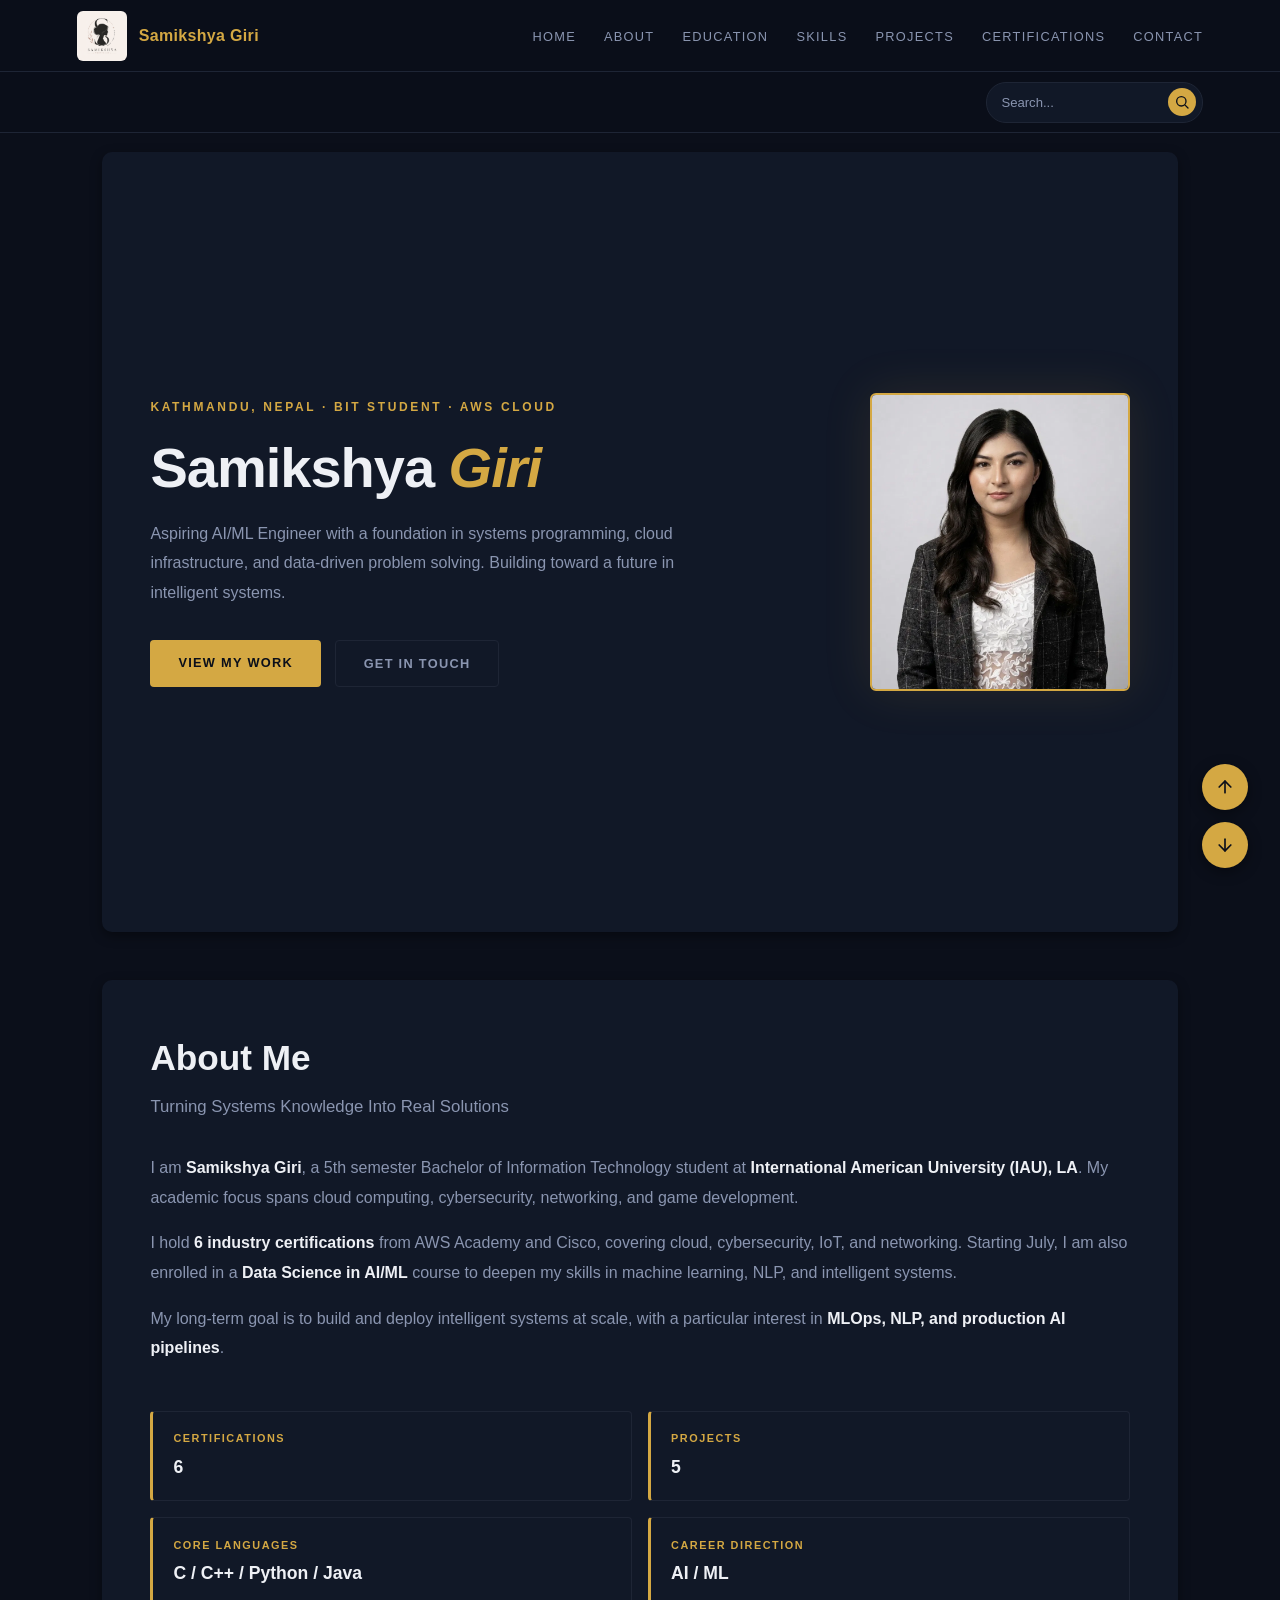
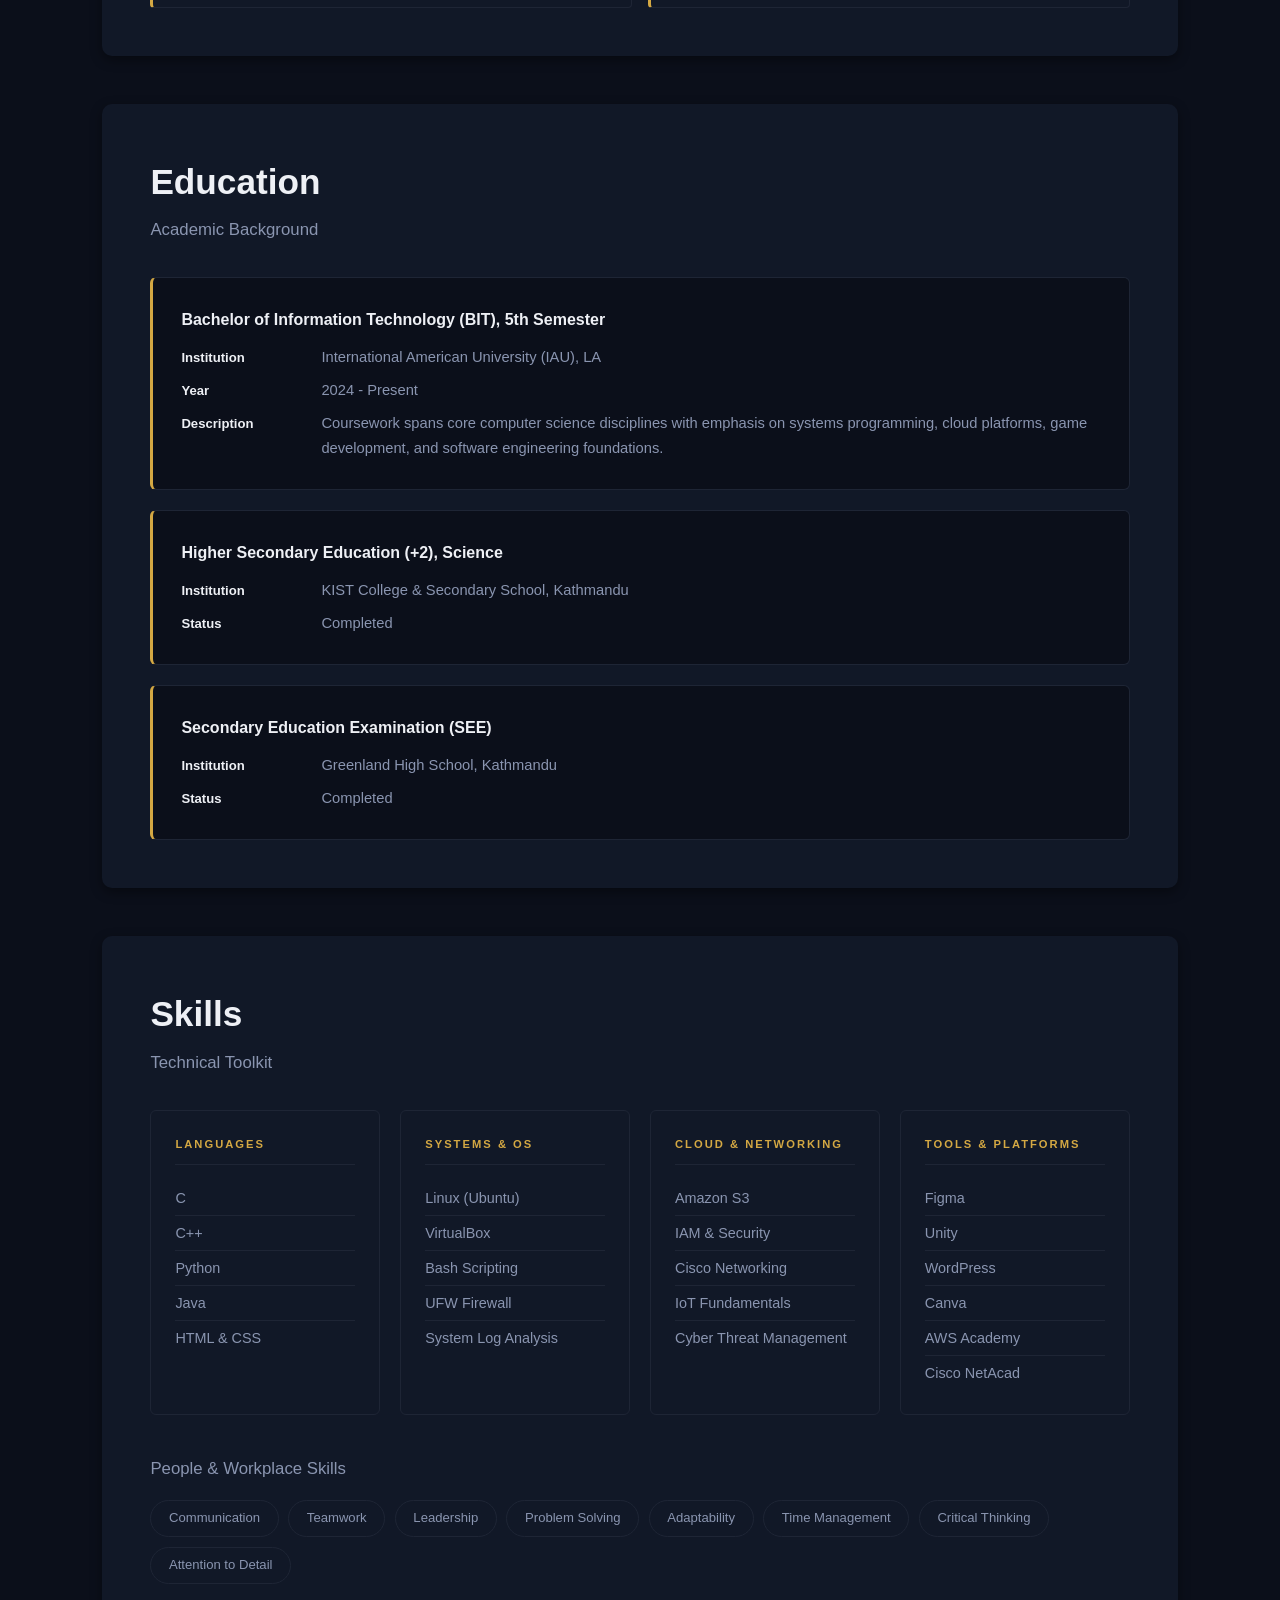
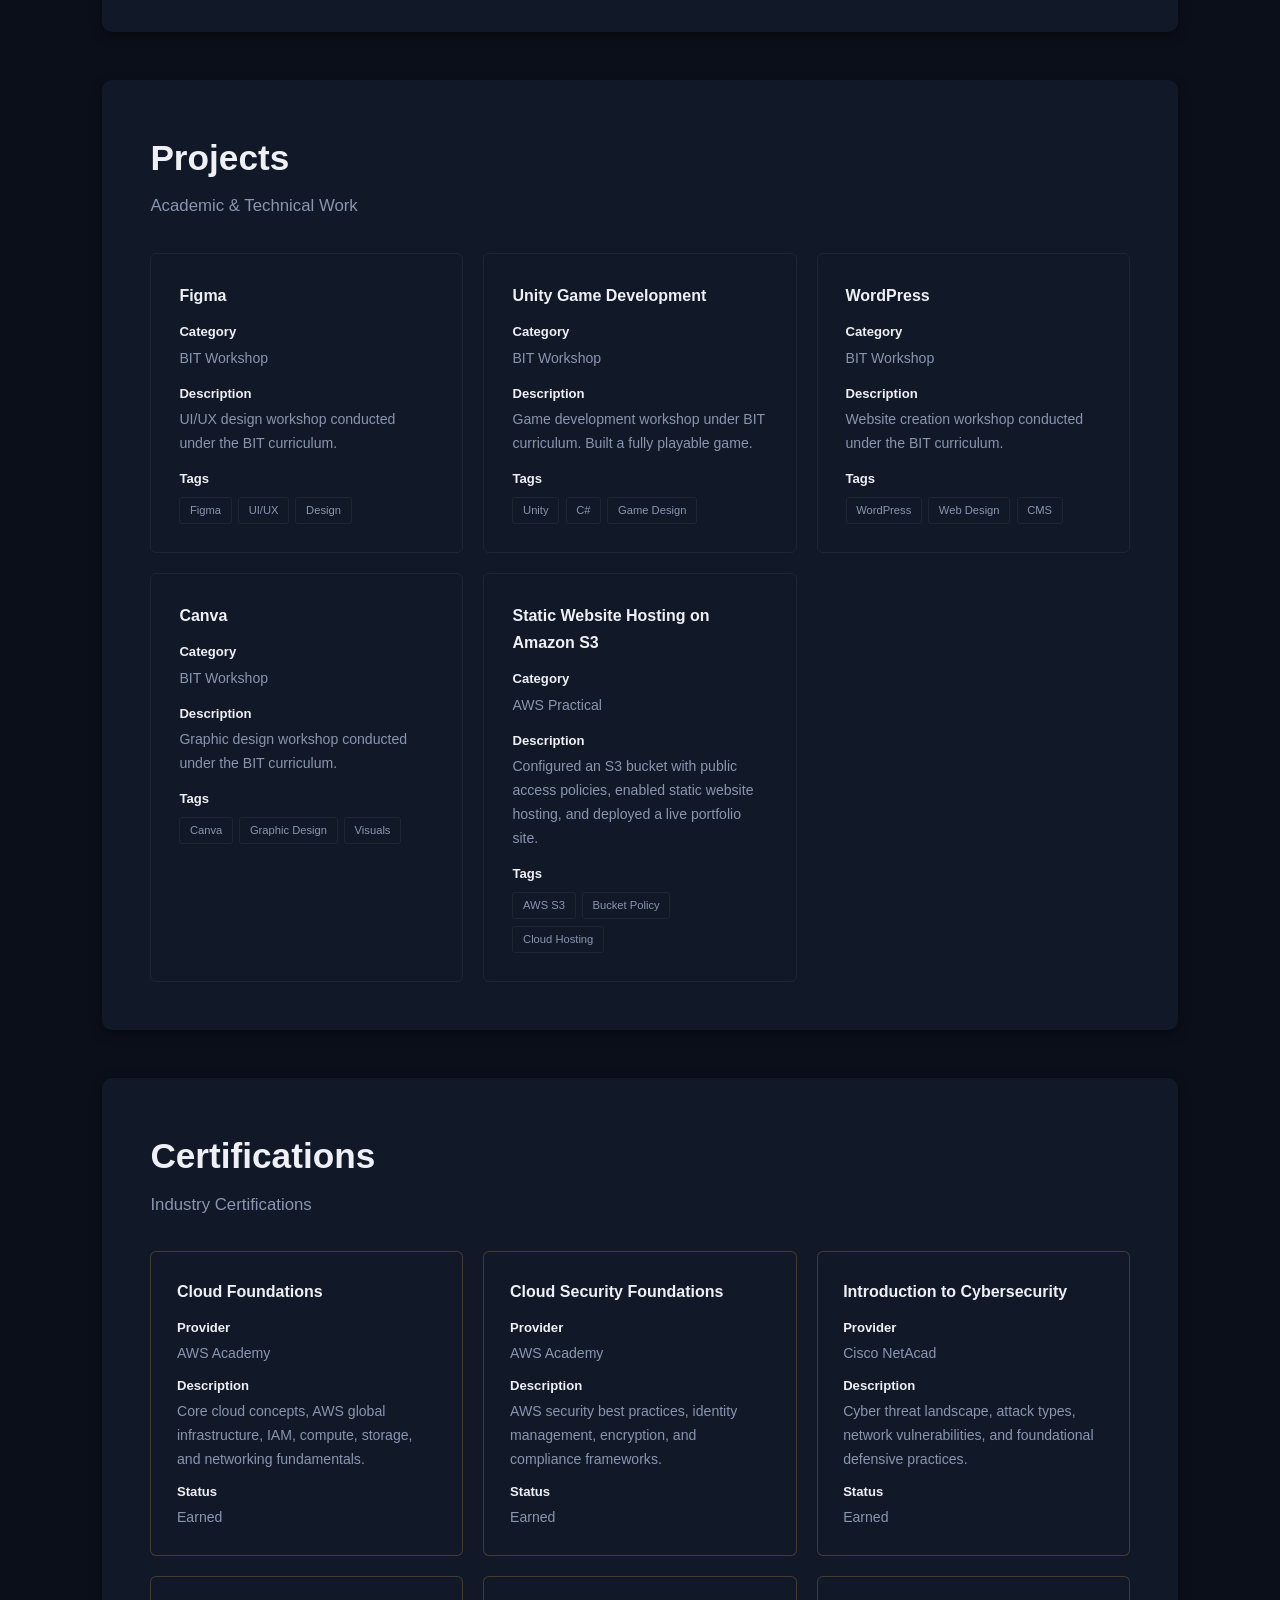
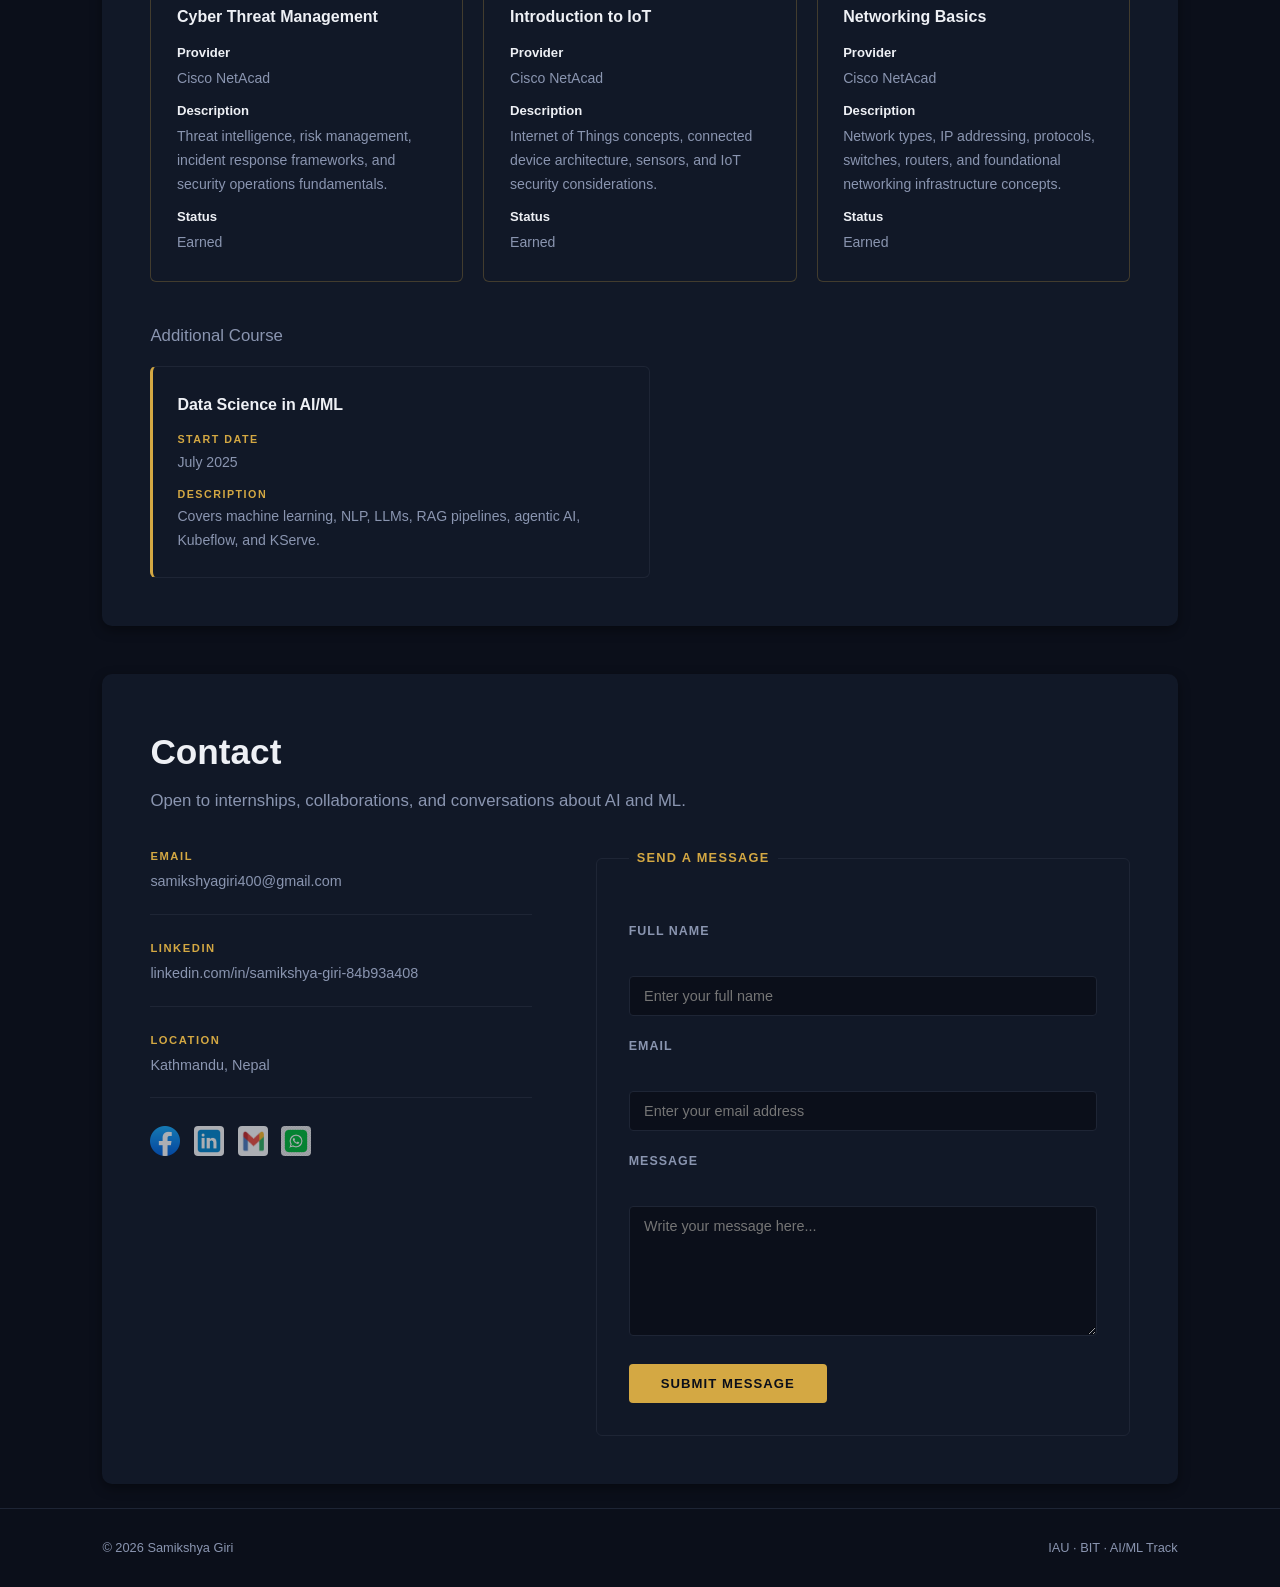
<file: index.html>
<!DOCTYPE html>
<html lang="en">
<head>
  <meta charset="UTF-8">
  <meta name="viewport" content="width=device-width, initial-scale=1.0">
  <title>Samikshya Giri | Portfolio</title>
  <link rel="stylesheet" href="css/index1.css">
  <style>html { scroll-behavior: smooth; }</style>
</head>
<body>

<!-- NAV -->
<nav>
  <div class="nav-brand">
    <img src="images/logo.png" alt="Logo" width="50" height="50">
    <strong>Samikshya Giri</strong>
  </div>
  <ul>
    <li><a href="#home">Home</a></li>
    <li><a href="#about">About</a></li>
    <li><a href="#education">Education</a></li>
    <li><a href="#skills">Skills</a></li>
    <li><a href="#projects">Projects</a></li>
    <li><a href="#certifications">Certifications</a></li>
    <li><a href="#contact">Contact</a></li>
  </ul>
</nav>

<!-- SEARCH ROW -->
<div class="search-row">
  <div class="search-form" role="search">
    <input type="search" class="search-input" placeholder="Search...">
    <button type="button" class="search-btn" aria-label="Search">
      <svg viewBox="0 0 24 24" width="16" height="16" fill="none" stroke="currentColor" stroke-width="2" stroke-linecap="round" stroke-linejoin="round">
        <circle cx="11" cy="11" r="7"></circle>
        <line x1="21" y1="21" x2="16.65" y2="16.65"></line>
      </svg>
    </button>
  </div>
</div>

<main>

  <!-- HOME -->
  <section id="home">
    <div class="home-container">
      <div class="hero-content">
        <p class="hero-eyebrow">Kathmandu, Nepal · BIT Student · AWS Cloud</p>
        <h1>Samikshya <em>Giri</em></h1>
        <p class="hero-tagline">Aspiring AI/ML Engineer with a foundation in systems programming, cloud infrastructure, and data-driven problem solving. Building toward a future in intelligent systems.</p>
        <div class="hero-buttons">
          <a href="#projects" class="btn-primary">View My Work</a>
          <a href="#contact" class="btn-outline">Get In Touch</a>
        </div>
      </div>
      <div class="hero-image">
        <img src="images/me.png" alt="Samikshya Giri" width="260" height="330">
      </div>
    </div>
  </section>

  <!-- ABOUT -->
  <section id="about">
    <div class="about-container">
      <h2>About Me</h2>
      <h3>Turning Systems Knowledge Into Real Solutions</h3>
      <div class="about-grid">
        <div class="about-text">
          <p>I am <strong>Samikshya Giri</strong>, a 5th semester Bachelor of Information Technology student at <strong>International American University (IAU), LA</strong>. My academic focus spans cloud computing, cybersecurity, networking, and game development.</p>
          <p>I hold <strong>6 industry certifications</strong> from AWS Academy and Cisco, covering cloud, cybersecurity, IoT, and networking. Starting July, I am also enrolled in a <strong>Data Science in AI/ML</strong> course to deepen my skills in machine learning, NLP, and intelligent systems.</p>
          <p>My long-term goal is to build and deploy intelligent systems at scale, with a particular interest in <strong>MLOps, NLP, and production AI pipelines</strong>.</p>
        </div>
      </div>
      <div class="about-stats">
        <dl>
          <div class="stat">
            <dt>Certifications</dt>
            <dd>6</dd>
          </div>
          <div class="stat">
            <dt>Projects</dt>
            <dd>5</dd>
          </div>
          <div class="stat">
            <dt>Core Languages</dt>
            <dd>C / C++ / Python / Java</dd>
          </div>
          <div class="stat">
            <dt>Career Direction</dt>
            <dd>AI / ML</dd>
          </div>
        </dl>
      </div>
    </div>
  </section>

  <!-- EDUCATION -->
  <section id="education">
    <div class="education-container">
      <h2>Education</h2>
      <h3>Academic Background</h3>

      <article>
        <h4>Bachelor of Information Technology (BIT), 5th Semester</h4>
        <dl>
          <dt>Institution</dt>
          <dd>International American University (IAU), LA</dd>
          <dt>Year</dt>
          <dd>2024 - Present</dd>
          <dt>Description</dt>
          <dd>Coursework spans core computer science disciplines with emphasis on systems programming, cloud platforms, game development, and software engineering foundations.</dd>
        </dl>
      </article>

      <article>
        <h4>Higher Secondary Education (+2), Science</h4>
        <dl>
          <dt>Institution</dt>
          <dd>KIST College &amp; Secondary School, Kathmandu</dd>
          <dt>Status</dt>
          <dd>Completed</dd>
        </dl>
      </article>

      <article>
        <h4>Secondary Education Examination (SEE)</h4>
        <dl>
          <dt>Institution</dt>
          <dd>Greenland High School, Kathmandu</dd>
          <dt>Status</dt>
          <dd>Completed</dd>
        </dl>
      </article>
    </div>
  </section>

  <!-- SKILLS -->
  <section id="skills">
    <div class="skills-container">
      <h2>Skills</h2>
      <h3>Technical Toolkit</h3>
      <div class="skills-grid">

        <article>
          <h4>Languages</h4>
          <ul>
            <li>C</li>
            <li>C++</li>
            <li>Python</li>
            <li>Java</li>
            <li>HTML &amp; CSS</li>
          </ul>
        </article>

        <article>
          <h4>Systems &amp; OS</h4>
          <ul>
            <li>Linux (Ubuntu)</li>
            <li>VirtualBox</li>
            <li>Bash Scripting</li>
            <li>UFW Firewall</li>
            <li>System Log Analysis</li>
          </ul>
        </article>

        <article>
          <h4>Cloud &amp; Networking</h4>
          <ul>
            <li>Amazon S3</li>
            <li>IAM &amp; Security</li>
            <li>Cisco Networking</li>
            <li>IoT Fundamentals</li>
            <li>Cyber Threat Management</li>
          </ul>
        </article>

        <article>
          <h4>Tools &amp; Platforms</h4>
          <ul>
            <li>Figma</li>
            <li>Unity</li>
            <li>WordPress</li>
            <li>Canva</li>
            <li>AWS Academy</li>
            <li>Cisco NetAcad</li>
          </ul>
        </article>

      </div>

      <div class="soft-skills">
        <h3>People &amp; Workplace Skills</h3>
        <ul>
          <li>Communication</li>
          <li>Teamwork</li>
          <li>Leadership</li>
          <li>Problem Solving</li>
          <li>Adaptability</li>
          <li>Time Management</li>
          <li>Critical Thinking</li>
          <li>Attention to Detail</li>
        </ul>
      </div>
    </div>
  </section>

  <!-- PROJECTS -->
  <section id="projects">
    <div class="projects-container">
      <h2>Projects</h2>
      <h3>Academic &amp; Technical Work</h3>
      <div class="projects-grid">

        <article>
          <h4>Figma</h4>
          <dl>
            <dt>Category</dt>
            <dd>BIT Workshop</dd>
            <dt>Description</dt>
            <dd>UI/UX design workshop conducted under the BIT curriculum.</dd>
            <dt>Tags</dt>
            <dd>
              <ul>
                <li>Figma</li>
                <li>UI/UX</li>
                <li>Design</li>
              </ul>
            </dd>
          </dl>
        </article>

        <article>
          <h4>Unity Game Development</h4>
          <dl>
            <dt>Category</dt>
            <dd>BIT Workshop</dd>
            <dt>Description</dt>
            <dd>Game development workshop under BIT curriculum. Built a fully playable game.</dd>
            <dt>Tags</dt>
            <dd>
              <ul>
                <li>Unity</li>
                <li>C#</li>
                <li>Game Design</li>
              </ul>
            </dd>
          </dl>
        </article>

        <article>
          <h4>WordPress</h4>
          <dl>
            <dt>Category</dt>
            <dd>BIT Workshop</dd>
            <dt>Description</dt>
            <dd>Website creation workshop conducted under the BIT curriculum.</dd>
            <dt>Tags</dt>
            <dd>
              <ul>
                <li>WordPress</li>
                <li>Web Design</li>
                <li>CMS</li>
              </ul>
            </dd>
          </dl>
        </article>

        <article>
          <h4>Canva</h4>
          <dl>
            <dt>Category</dt>
            <dd>BIT Workshop</dd>
            <dt>Description</dt>
            <dd>Graphic design workshop conducted under the BIT curriculum.</dd>
            <dt>Tags</dt>
            <dd>
              <ul>
                <li>Canva</li>
                <li>Graphic Design</li>
                <li>Visuals</li>
              </ul>
            </dd>
          </dl>
        </article>

        <article>
          <h4>Static Website Hosting on Amazon S3</h4>
          <dl>
            <dt>Category</dt>
            <dd>AWS Practical</dd>
            <dt>Description</dt>
            <dd>Configured an S3 bucket with public access policies, enabled static website hosting, and deployed a live portfolio site.</dd>
            <dt>Tags</dt>
            <dd>
              <ul>
                <li>AWS S3</li>
                <li>Bucket Policy</li>
                <li>Cloud Hosting</li>
              </ul>
            </dd>
          </dl>
        </article>

      </div>
    </div>
  </section>

  <!-- CERTIFICATIONS -->
  <section id="certifications">
    <div class="certifications-container">
      <h2>Certifications</h2>
      <h3>Industry Certifications</h3>
      <div class="certs-grid">

        <article>
          <h4>Cloud Foundations</h4>
          <dl>
            <dt>Provider</dt>
            <dd>AWS Academy</dd>
            <dt>Description</dt>
            <dd>Core cloud concepts, AWS global infrastructure, IAM, compute, storage, and networking fundamentals.</dd>
            <dt>Status</dt>
            <dd>Earned</dd>
          </dl>
        </article>

        <article>
          <h4>Cloud Security Foundations</h4>
          <dl>
            <dt>Provider</dt>
            <dd>AWS Academy</dd>
            <dt>Description</dt>
            <dd>AWS security best practices, identity management, encryption, and compliance frameworks.</dd>
            <dt>Status</dt>
            <dd>Earned</dd>
          </dl>
        </article>

        <article>
          <h4>Introduction to Cybersecurity</h4>
          <dl>
            <dt>Provider</dt>
            <dd>Cisco NetAcad</dd>
            <dt>Description</dt>
            <dd>Cyber threat landscape, attack types, network vulnerabilities, and foundational defensive practices.</dd>
            <dt>Status</dt>
            <dd>Earned</dd>
          </dl>
        </article>

        <article>
          <h4>Cyber Threat Management</h4>
          <dl>
            <dt>Provider</dt>
            <dd>Cisco NetAcad</dd>
            <dt>Description</dt>
            <dd>Threat intelligence, risk management, incident response frameworks, and security operations fundamentals.</dd>
            <dt>Status</dt>
            <dd>Earned</dd>
          </dl>
        </article>

        <article>
          <h4>Introduction to IoT</h4>
          <dl>
            <dt>Provider</dt>
            <dd>Cisco NetAcad</dd>
            <dt>Description</dt>
            <dd>Internet of Things concepts, connected device architecture, sensors, and IoT security considerations.</dd>
            <dt>Status</dt>
            <dd>Earned</dd>
          </dl>
        </article>

        <article>
          <h4>Networking Basics</h4>
          <dl>
            <dt>Provider</dt>
            <dd>Cisco NetAcad</dd>
            <dt>Description</dt>
            <dd>Network types, IP addressing, protocols, switches, routers, and foundational networking infrastructure concepts.</dd>
            <dt>Status</dt>
            <dd>Earned</dd>
          </dl>
        </article>

      </div>

      <div class="additional-course">
        <h3>Additional Course</h3>
        <article>
          <h4>Data Science in AI/ML</h4>
          <dl>
            <dt>Start Date</dt>
            <dd>July 2025</dd>
            <dt>Description</dt>
            <dd>Covers machine learning, NLP, LLMs, RAG pipelines, agentic AI, Kubeflow, and KServe.</dd>
          </dl>
        </article>
      </div>
    </div>
  </section>

  <!-- CONTACT -->
  <section id="contact">
    <div class="contact-container">
      <h2>Contact</h2>
      <h3>Open to internships, collaborations, and conversations about AI and ML.</h3>
      <div class="contact-grid">

        <div class="contact-info">
          <dl>
            <dt>Email</dt>
            <dd><a href="mailto:samikshyagiri400@gmail.com">samikshyagiri400@gmail.com</a></dd>
            <dt>LinkedIn</dt>
            <dd><a href="https://www.linkedin.com/in/samikshya-giri-84b93a408" target="_blank" rel="noopener">linkedin.com/in/samikshya-giri-84b93a408</a></dd>
            <dt>Location</dt>
            <dd>Kathmandu, Nepal</dd>
          </dl>
          <div class="social-icons">
            <a href="https://www.facebook.com" target="_blank" rel="noopener"><img src="images/facebook.png" alt="Facebook" width="30" height="30"></a>
            <a href="https://www.linkedin.com" target="_blank" rel="noopener"><img src="images/linkedin.png" alt="LinkedIn" width="30" height="30"></a>
            <a href="https://mail.google.com" target="_blank" rel="noopener"><img src="images/mail.png" alt="Mail" width="30" height="30"></a>
            <a href="https://web.whatsapp.com" target="_blank" rel="noopener"><img src="images/whatsapp.png" alt="WhatsApp" width="30" height="30"></a>
          </div>
        </div>

        <div class="contact-form">
          <form action="#" method="post">
            <fieldset>
              <legend>Send a Message</legend>
              <p>
                <label for="fullname">Full Name</label><br>
                <input type="text" id="fullname" name="fullname" placeholder="Enter your full name" required>
              </p>
              <p>
                <label for="email">Email</label><br>
                <input type="email" id="email" name="email" placeholder="Enter your email address" required>
              </p>
              <p>
                <label for="message">Message</label><br>
                <textarea id="message" name="message" rows="6" placeholder="Write your message here..." required></textarea>
              </p>
              <p>
                <button type="submit">Submit Message</button>
              </p>
            </fieldset>
          </form>
        </div>

      </div>
    </div>
  </section>

</main>

<footer>
  <p>&copy; 2026 Samikshya Giri</p>
  <p>IAU · BIT · AI/ML Track</p>
</footer>
<div class="scroll-nav">
  <a href="#home" class="scroll-btn" aria-label="Scroll to top">
    <svg viewBox="0 0 24 24" width="20" height="20" fill="none" stroke="currentColor" stroke-width="2" stroke-linecap="round" stroke-linejoin="round">
      <line x1="12" y1="19" x2="12" y2="5"></line>
      <polyline points="5 12 12 5 19 12"></polyline>
    </svg>
  </a>
  <a href="#contact" class="scroll-btn" aria-label="Scroll to bottom">
    <svg viewBox="0 0 24 24" width="20" height="20" fill="none" stroke="currentColor" stroke-width="2" stroke-linecap="round" stroke-linejoin="round">
      <line x1="12" y1="5" x2="12" y2="19"></line>
      <polyline points="19 12 12 19 5 12"></polyline>
    </svg>
  </a>
</div>
</body>
</html>
</file>
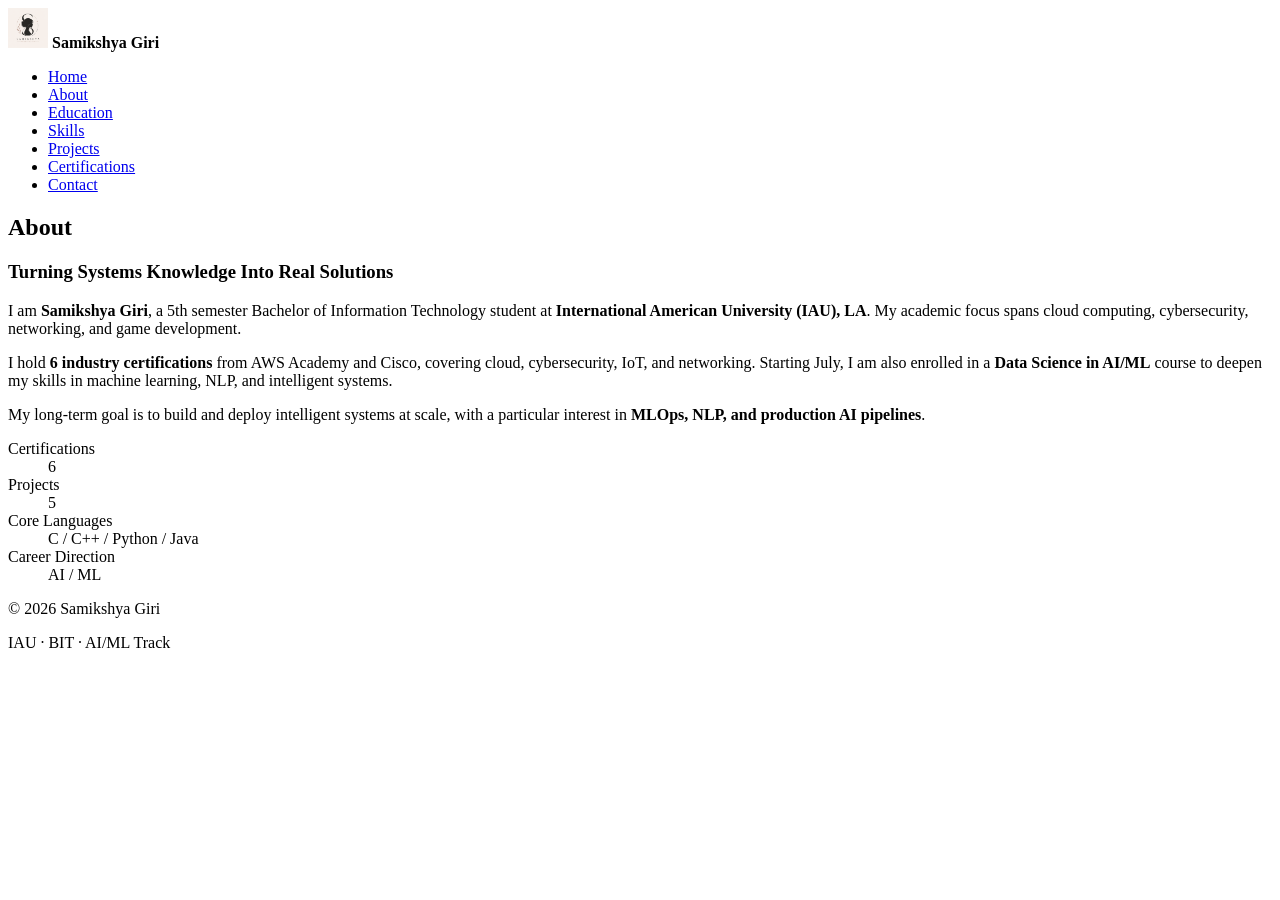
<file: pages/about.html>
<!DOCTYPE html>
<html lang="en">
<head>
  <meta charset="UTF-8" />
  <meta name="viewport" content="width=device-width, initial-scale=1.0" />
  <title>About | Samikshya Giri</title>
</head>
<body>

<nav>
  <img src="../images/logo.png" alt="Logo" width="40" height="40" />
  <strong>Samikshya Giri</strong>
  <ul>
    <li><a href="../index.html">Home</a></li>
    <li><a href="about.html">About</a></li>
    <li><a href="education.html">Education</a></li>
    <li><a href="skills.html">Skills</a></li>
    <li><a href="projects.html">Projects</a></li>
    <li><a href="certs.html">Certifications</a></li>
    <li><a href="contact.html">Contact</a></li>
  </ul>
</nav>

<main>

<section id="about">
  <h2><b>About</b></h2>
  <h3>Turning Systems Knowledge Into Real Solutions</h3>

  <p>I am <strong>Samikshya Giri</strong>, a 5th semester Bachelor of Information Technology student at <strong>International American University (IAU), LA</strong>. My academic focus spans cloud computing, cybersecurity, networking, and game development.</p>
  <p>I hold <strong>6 industry certifications</strong> from AWS Academy and Cisco, covering cloud, cybersecurity, IoT, and networking. Starting July, I am also enrolled in a <strong>Data Science in AI/ML</strong> course to deepen my skills in machine learning, NLP, and intelligent systems.</p>
  <p>My long-term goal is to build and deploy intelligent systems at scale, with a particular interest in <strong>MLOps, NLP, and production AI pipelines</strong>.</p>

  <dl>
    <dt>Certifications</dt>
    <dd>6</dd>
    <dt>Projects</dt>
    <dd>5</dd>
    <dt>Core Languages</dt>
    <dd>C / C++ / Python / Java</dd>
    <dt>Career Direction</dt>
    <dd>AI / ML</dd>
  </dl>
</section>

</main>

<footer>
  <p>&copy; 2026 Samikshya Giri</p>
  <p>IAU · BIT · AI/ML Track</p>
</footer>

</body>
</html>
</file>
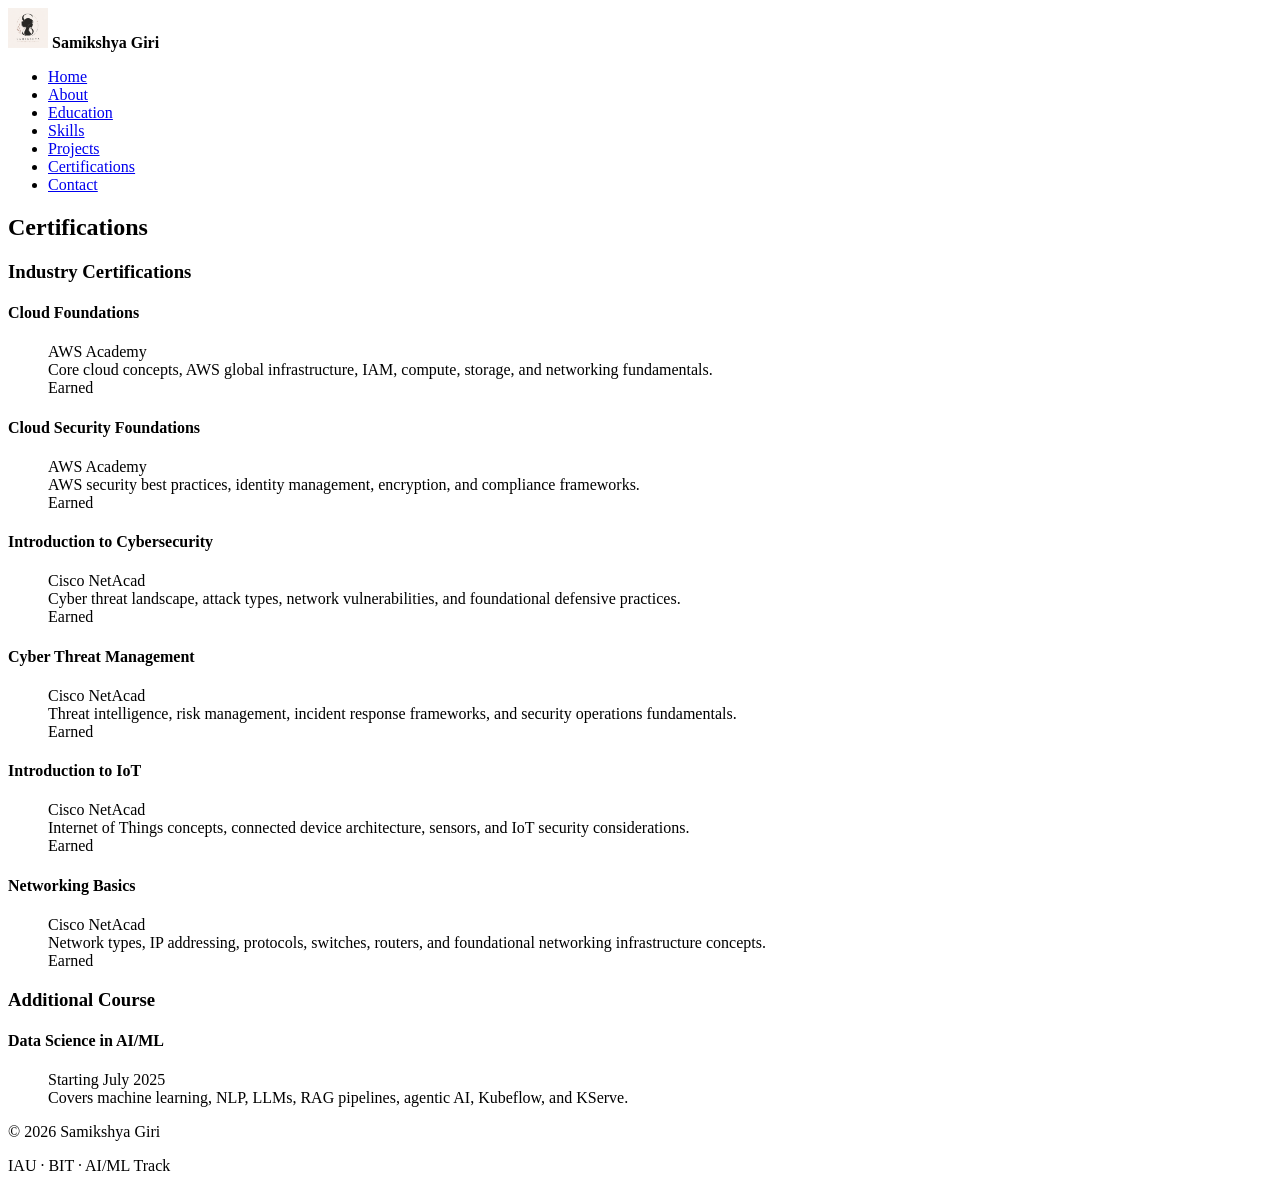
<file: pages/certs.html>
<!DOCTYPE html>
<html lang="en">
<head>
  <meta charset="UTF-8" />
  <meta name="viewport" content="width=device-width, initial-scale=1.0" />
  <title>Certifications | Samikshya Giri</title>
</head>
<body>

<nav>
  <img src="../images/logo.png" alt="Logo" width="40" height="40" />
  <strong>Samikshya Giri</strong>
  <ul>
    <li><a href="../index.html">Home</a></li>
    <li><a href="about.html">About</a></li>
    <li><a href="education.html">Education</a></li>
    <li><a href="skills.html">Skills</a></li>
    <li><a href="projects.html">Projects</a></li>
    <li><a href="certs.html">Certifications</a></li>
    <li><a href="contact.html">Contact</a></li>
  </ul>
</nav>

<main>

<section id="certifications">
  <h2><b>Certifications</b></h2>
  <h3>Industry Certifications</h3>

  <article>
    <dl>
      <dt><h4>Cloud Foundations</h4></dt>
      <dd>AWS Academy</dd>
      <dd>Core cloud concepts, AWS global infrastructure, IAM, compute, storage, and networking fundamentals.</dd>
      <dd>Earned</dd>
    </dl>
  </article>

  <article>
    <dl>
      <dt><h4>Cloud Security Foundations</h4></dt>
      <dd>AWS Academy</dd>
      <dd>AWS security best practices, identity management, encryption, and compliance frameworks.</dd>
      <dd>Earned</dd>
    </dl>
  </article>

  <article>
    <dl>
      <dt><h4>Introduction to Cybersecurity</h4></dt>
      <dd>Cisco NetAcad</dd>
      <dd>Cyber threat landscape, attack types, network vulnerabilities, and foundational defensive practices.</dd>
      <dd>Earned</dd>
    </dl>
  </article>

  <article>
    <dl>
      <dt><h4>Cyber Threat Management</h4></dt>
      <dd>Cisco NetAcad</dd>
      <dd>Threat intelligence, risk management, incident response frameworks, and security operations fundamentals.</dd>
      <dd>Earned</dd>
    </dl>
  </article>

  <article>
    <dl>
      <dt><h4>Introduction to IoT</h4></dt>
      <dd>Cisco NetAcad</dd>
      <dd>Internet of Things concepts, connected device architecture, sensors, and IoT security considerations.</dd>
      <dd>Earned</dd>
    </dl>
  </article>

  <article>
    <dl>
      <dt><h4>Networking Basics</h4></dt>
      <dd>Cisco NetAcad</dd>
      <dd>Network types, IP addressing, protocols, switches, routers, and foundational networking infrastructure concepts.</dd>
      <dd>Earned</dd>
    </dl>
  </article>

  <h3>Additional Course</h3>

  <article>
    <dl>
      <dt><h4>Data Science in AI/ML</h4></dt>
      <dd>Starting July 2025</dd>
      <dd>Covers machine learning, NLP, LLMs, RAG pipelines, agentic AI, Kubeflow, and KServe.</dd>
    </dl>
  </article>
</section>

</main>

<footer>
  <p>&copy; 2026 Samikshya Giri</p>
  <p>IAU · BIT · AI/ML Track</p>
</footer>

</body>
</html>
</file>
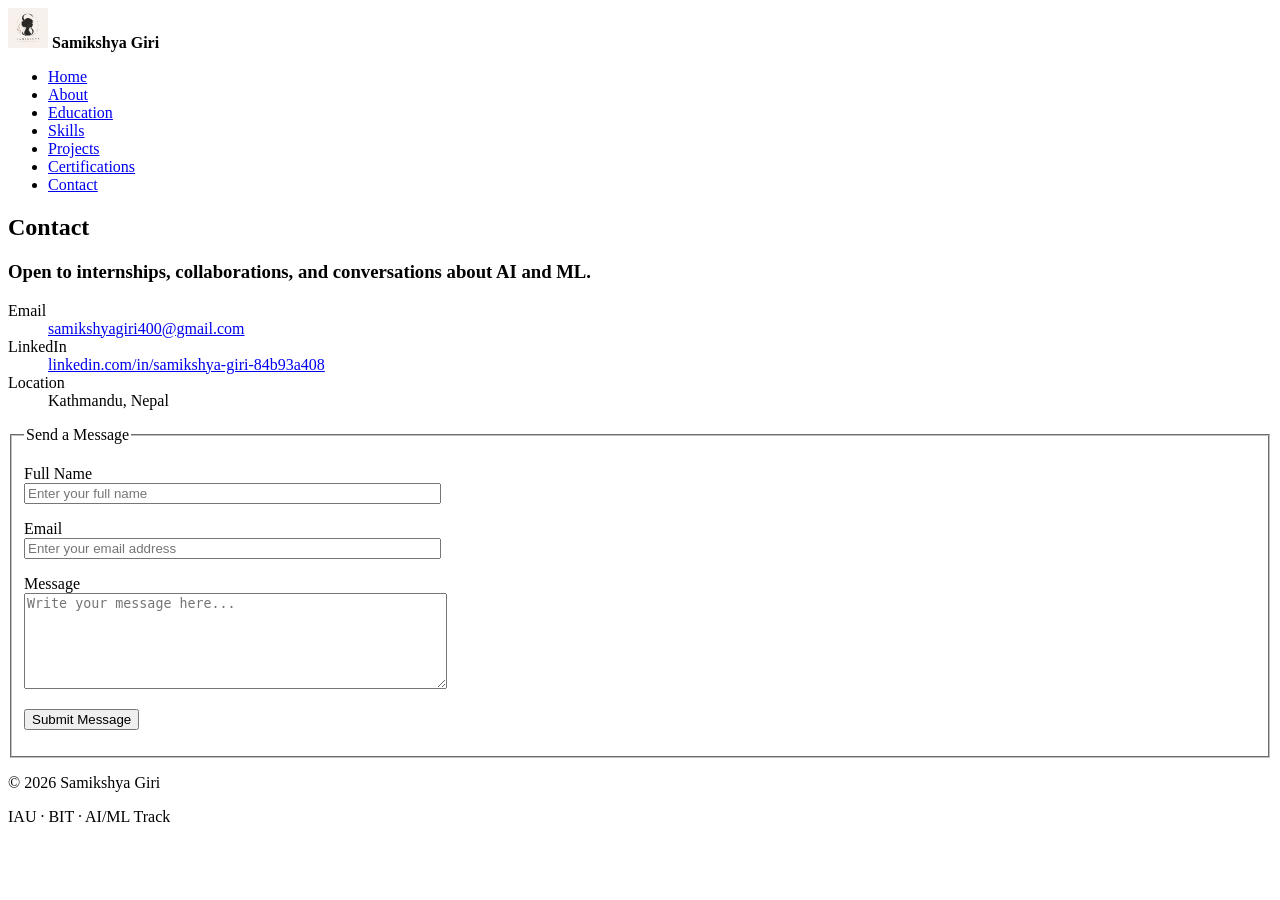
<file: pages/contact.html>
<!DOCTYPE html>
<html lang="en">
<head>
  <meta charset="UTF-8" />
  <meta name="viewport" content="width=device-width, initial-scale=1.0" />
  <title>Contact | Samikshya Giri</title>
</head>
<body>

<nav>
  <img src="../images/logo.png" alt="Logo" width="40" height="40" />
  <strong>Samikshya Giri</strong>
  <ul>
    <li><a href="../index.html">Home</a></li>
    <li><a href="about.html">About</a></li>
    <li><a href="education.html">Education</a></li>
    <li><a href="skills.html">Skills</a></li>
    <li><a href="projects.html">Projects</a></li>
    <li><a href="certs.html">Certifications</a></li>
    <li><a href="contact.html">Contact</a></li>
  </ul>
</nav>

<main>

<section id="contact">
  <h2><b>Contact</b></h2>
  <h3>Open to internships, collaborations, and conversations about AI and ML.</h3>

  <dl>
    <dt>Email</dt>
    <dd><a href="mailto:samikshyagiri400@gmail.com">samikshyagiri400@gmail.com</a></dd>
    <dt>LinkedIn</dt>
    <dd><a href="https://www.linkedin.com/in/samikshya-giri-84b93a408" target="_blank" rel="noopener">linkedin.com/in/samikshya-giri-84b93a408</a></dd>
    <dt>Location</dt>
    <dd>Kathmandu, Nepal</dd>
  </dl>

  <form action="#" method="post">
    <fieldset>
      <legend>Send a Message</legend>
      <p>
        <label for="fullname">Full Name</label><br />
        <input type="text" id="fullname" name="fullname" size="50" placeholder="Enter your full name" required />
      </p>
      <p>
        <label for="email">Email</label><br />
        <input type="email" id="email" name="email" size="50" placeholder="Enter your email address" required />
      </p>
      <p>
        <label for="message">Message</label><br />
        <textarea id="message" name="message" cols="50" rows="6" placeholder="Write your message here..." required></textarea>
      </p>
      <p>
        <button type="submit">Submit Message</button>
      </p>
    </fieldset>
  </form>
</section>

</main>

<footer>
  <p>&copy; 2026 Samikshya Giri</p>
  <p>IAU · BIT · AI/ML Track</p>
</footer>

</body>
</html>
</file>
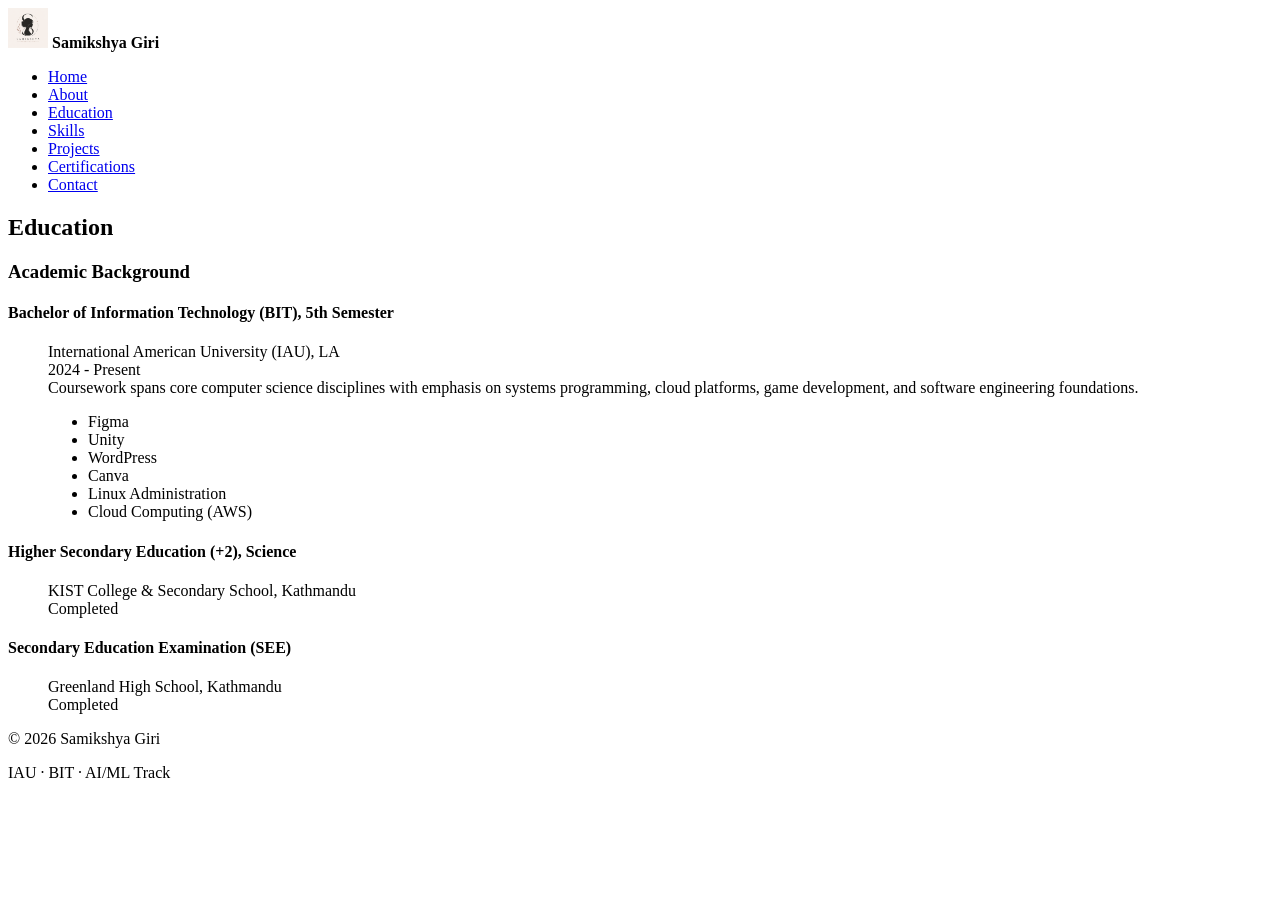
<file: pages/education.html>
<!DOCTYPE html>
<html lang="en">
<head>
  <meta charset="UTF-8" />
  <meta name="viewport" content="width=device-width, initial-scale=1.0" />
  <title>Education | Samikshya Giri</title>
</head>
<body>

<nav>
  <img src="../images/logo.png" alt="Logo" width="40" height="40" />
  <strong>Samikshya Giri</strong>
  <ul>
    <li><a href="../index.html">Home</a></li>
    <li><a href="about.html">About</a></li>
    <li><a href="education.html">Education</a></li>
    <li><a href="skills.html">Skills</a></li>
    <li><a href="projects.html">Projects</a></li>
    <li><a href="certs.html">Certifications</a></li>
    <li><a href="contact.html">Contact</a></li>
  </ul>
</nav>

<main>

<section id="education">
  <h2><b>Education</b></h2>
  <h3>Academic Background</h3>

  <article>
    <dl>
      <dt><h4>Bachelor of Information Technology (BIT), 5th Semester</h4></dt>
      <dd>International American University (IAU), LA</dd>
      <dd>2024 - Present</dd>
      <dd>Coursework spans core computer science disciplines with emphasis on systems programming, cloud platforms, game development, and software engineering foundations.</dd>
      <dd>
        <ul>
          <li>Figma</li>
          <li>Unity</li>
          <li>WordPress</li>
          <li>Canva</li>
          <li>Linux Administration</li>
          <li>Cloud Computing (AWS)</li>
        </ul>
      </dd>
    </dl>
  </article>

  <article>
    <dl>
      <dt><h4>Higher Secondary Education (+2), Science</h4></dt>
      <dd>KIST College &amp; Secondary School, Kathmandu</dd>
      <dd>Completed</dd>
    </dl>
  </article>

  <article>
    <dl>
      <dt><h4>Secondary Education Examination (SEE)</h4></dt>
      <dd>Greenland High School, Kathmandu</dd>
      <dd>Completed</dd>
    </dl>
  </article>
</section>

</main>

<footer>
  <p>&copy; 2026 Samikshya Giri</p>
  <p>IAU · BIT · AI/ML Track</p>
</footer>

</body>
</html>
</file>
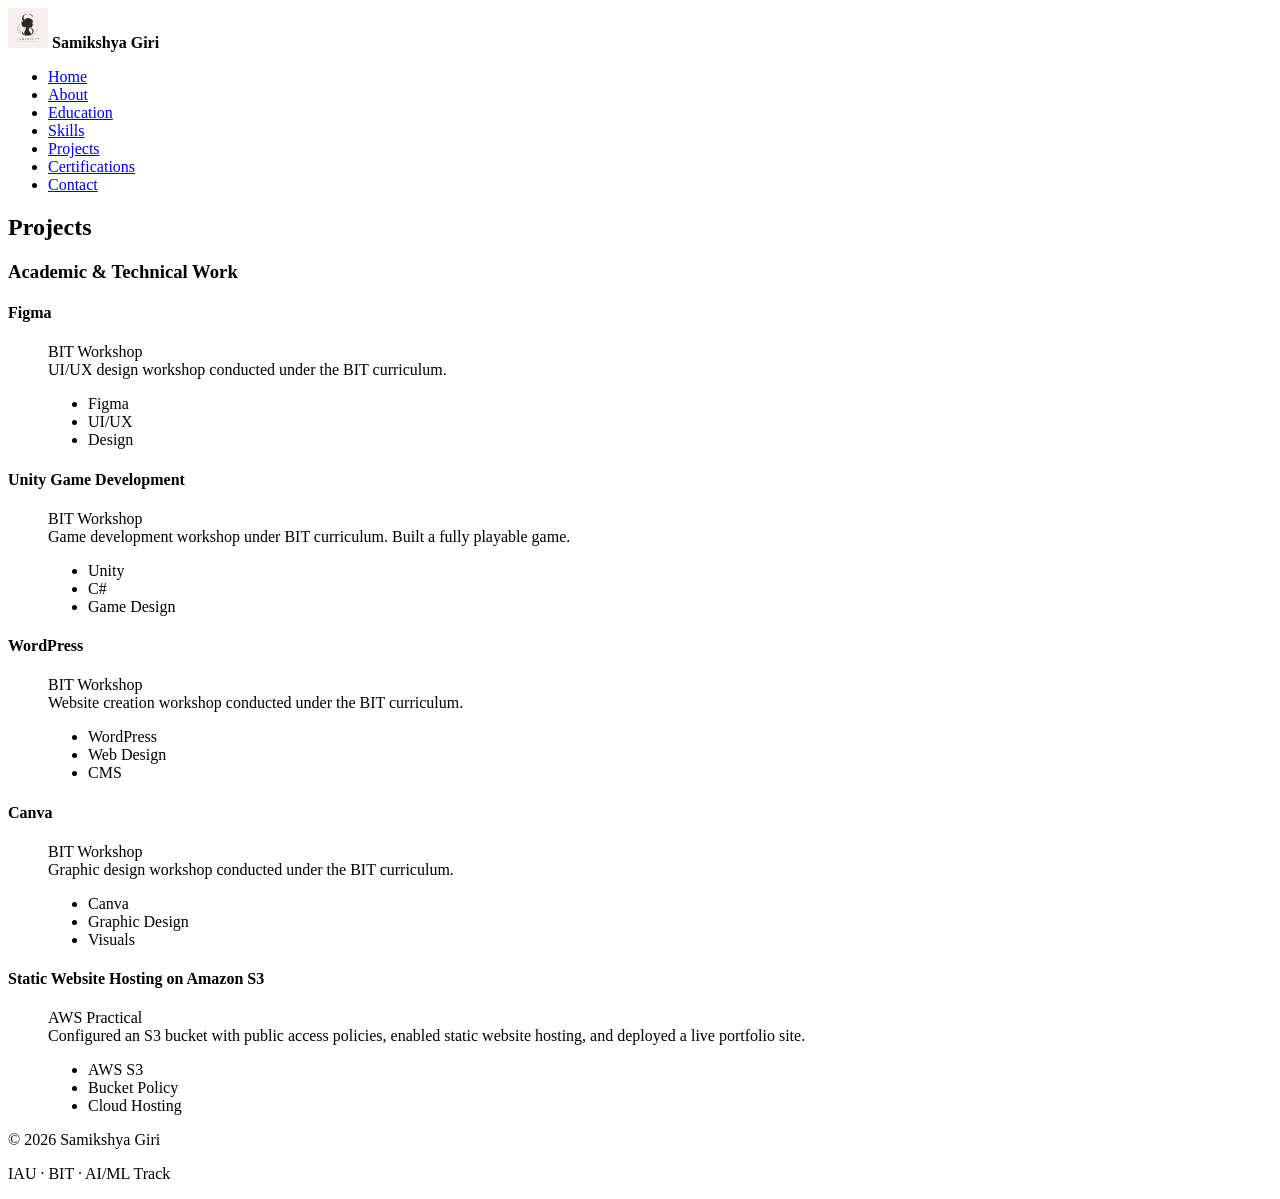
<file: pages/projects.html>
<!DOCTYPE html>
<html lang="en">
<head>
  <meta charset="UTF-8" />
  <meta name="viewport" content="width=device-width, initial-scale=1.0" />
  <title>Projects | Samikshya Giri</title>
</head>
<body>

<nav>
  <img src="../images/logo.png" alt="Logo" width="40" height="40" />
  <strong>Samikshya Giri</strong>
  <ul>
    <li><a href="../index.html">Home</a></li>
    <li><a href="about.html">About</a></li>
    <li><a href="education.html">Education</a></li>
    <li><a href="skills.html">Skills</a></li>
    <li><a href="projects.html">Projects</a></li>
    <li><a href="certs.html">Certifications</a></li>
    <li><a href="contact.html">Contact</a></li>
  </ul>
</nav>

<main>

<section id="projects">
  <h2><b>Projects</b></h2>
  <h3>Academic &amp; Technical Work</h3>

  <article>
    <dl>
      <dt><h4>Figma</h4></dt>
      <dd>BIT Workshop</dd>
      <dd>UI/UX design workshop conducted under the BIT curriculum.</dd>
      <dd>
        <ul>
          <li>Figma</li>
          <li>UI/UX</li>
          <li>Design</li>
        </ul>
      </dd>
    </dl>
  </article>

  <article>
    <dl>
      <dt><h4>Unity Game Development</h4></dt>
      <dd>BIT Workshop</dd>
      <dd>Game development workshop under BIT curriculum. Built a fully playable game.</dd>
      <dd>
        <ul>
          <li>Unity</li>
          <li>C#</li>
          <li>Game Design</li>
        </ul>
      </dd>
    </dl>
  </article>

  <article>
    <dl>
      <dt><h4>WordPress</h4></dt>
      <dd>BIT Workshop</dd>
      <dd>Website creation workshop conducted under the BIT curriculum.</dd>
      <dd>
        <ul>
          <li>WordPress</li>
          <li>Web Design</li>
          <li>CMS</li>
        </ul>
      </dd>
    </dl>
  </article>

  <article>
    <dl>
      <dt><h4>Canva</h4></dt>
      <dd>BIT Workshop</dd>
      <dd>Graphic design workshop conducted under the BIT curriculum.</dd>
      <dd>
        <ul>
          <li>Canva</li>
          <li>Graphic Design</li>
          <li>Visuals</li>
        </ul>
      </dd>
    </dl>
  </article>

  <article>
    <dl>
      <dt><h4>Static Website Hosting on Amazon S3</h4></dt>
      <dd>AWS Practical</dd>
      <dd>Configured an S3 bucket with public access policies, enabled static website hosting, and deployed a live portfolio site.</dd>
      <dd>
        <ul>
          <li>AWS S3</li>
          <li>Bucket Policy</li>
          <li>Cloud Hosting</li>
        </ul>
      </dd>
    </dl>
  </article>
</section>

</main>

<footer>
  <p>&copy; 2026 Samikshya Giri</p>
  <p>IAU · BIT · AI/ML Track</p>
</footer>

</body>
</html>
</file>
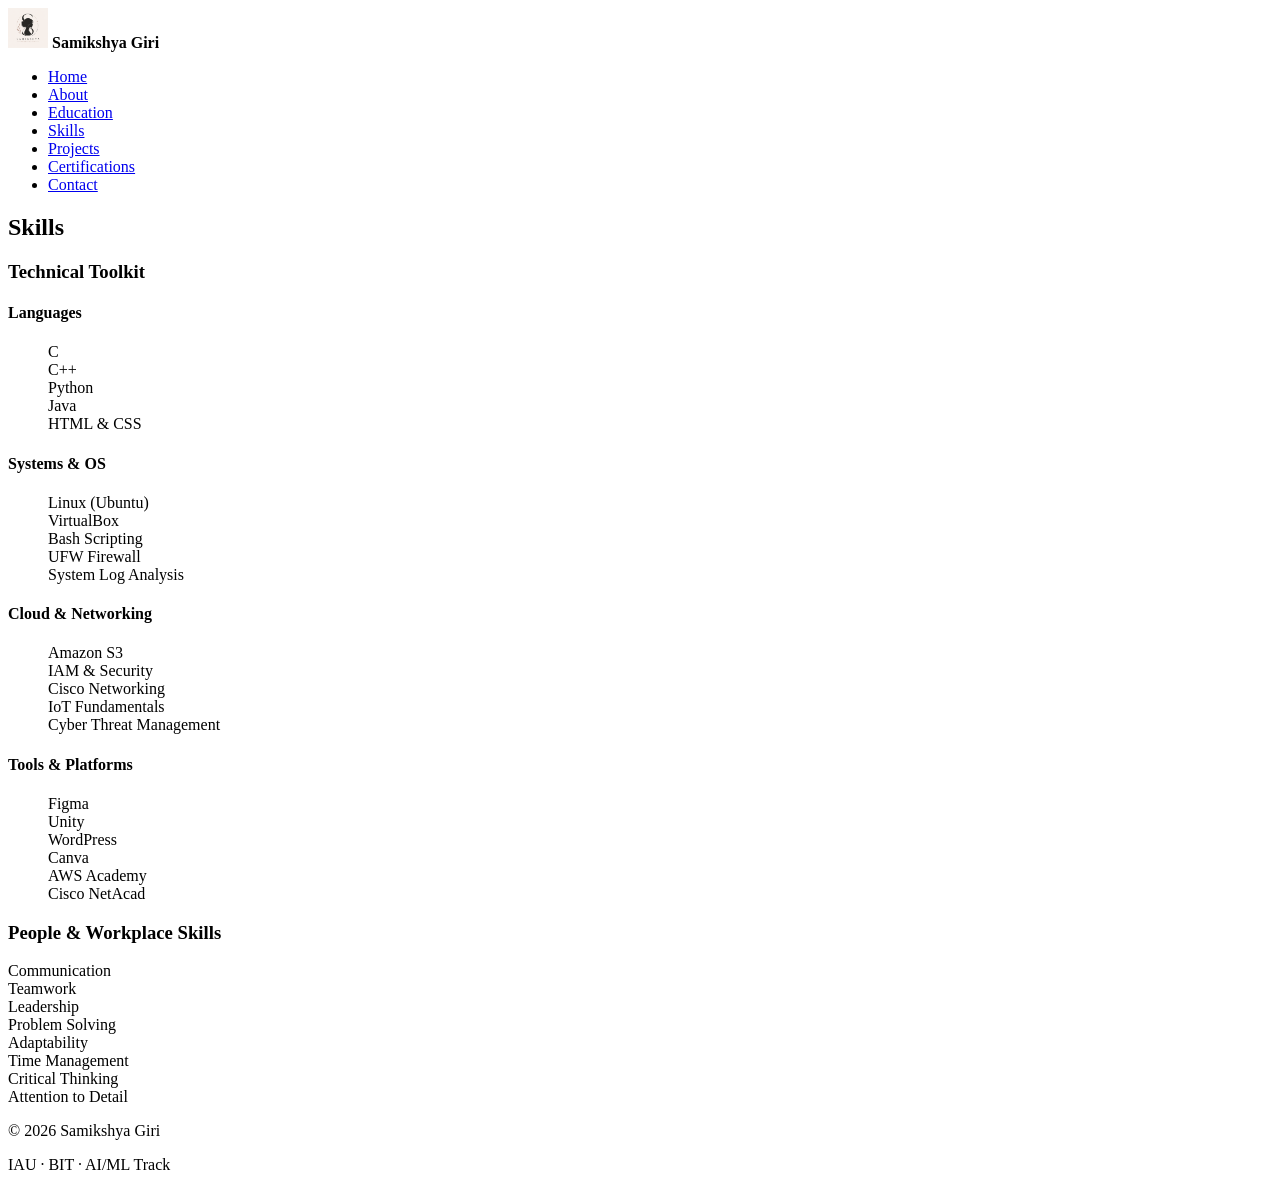
<file: pages/skills.html>
<!DOCTYPE html>
<html lang="en">
<head>
  <meta charset="UTF-8" />
  <meta name="viewport" content="width=device-width, initial-scale=1.0" />
  <title>Skills | Samikshya Giri</title>
</head>
<body>

<nav>
  <img src="../images/logo.png" alt="Logo" width="40" height="40" />
  <strong>Samikshya Giri</strong>
  <ul>
    <li><a href="../index.html">Home</a></li>
    <li><a href="about.html">About</a></li>
    <li><a href="education.html">Education</a></li>
    <li><a href="skills.html">Skills</a></li>
    <li><a href="projects.html">Projects</a></li>
    <li><a href="certs.html">Certifications</a></li>
    <li><a href="contact.html">Contact</a></li>
  </ul>
</nav>

<main>

<section id="skills">
  <h2><b>Skills</b></h2>
  <h3>Technical Toolkit</h3>

  <article>
    <dl>
      <dt><h4>Languages</h4></dt>
      <dd>C</dd>
      <dd>C++</dd>
      <dd>Python</dd>
      <dd>Java</dd>
      <dd>HTML &amp; CSS</dd>
    </dl>
  </article>

  <article>
    <dl>
      <dt><h4>Systems &amp; OS</h4></dt>
      <dd>Linux (Ubuntu)</dd>
      <dd>VirtualBox</dd>
      <dd>Bash Scripting</dd>
      <dd>UFW Firewall</dd>
      <dd>System Log Analysis</dd>
    </dl>
  </article>

  <article>
    <dl>
      <dt><h4>Cloud &amp; Networking</h4></dt>
      <dd>Amazon S3</dd>
      <dd>IAM &amp; Security</dd>
      <dd>Cisco Networking</dd>
      <dd>IoT Fundamentals</dd>
      <dd>Cyber Threat Management</dd>
    </dl>
  </article>

  <article>
    <dl>
      <dt><h4>Tools &amp; Platforms</h4></dt>
      <dd>Figma</dd>
      <dd>Unity</dd>
      <dd>WordPress</dd>
      <dd>Canva</dd>
      <dd>AWS Academy</dd>
      <dd>Cisco NetAcad</dd>
    </dl>
  </article>

  <h3>People &amp; Workplace Skills</h3>

  <dl>
    <dt>Communication</dt>
    <dt>Teamwork</dt>
    <dt>Leadership</dt>
    <dt>Problem Solving</dt>
    <dt>Adaptability</dt>
    <dt>Time Management</dt>
    <dt>Critical Thinking</dt>
    <dt>Attention to Detail</dt>
  </dl>
</section>

</main>

<footer>
  <p>&copy; 2026 Samikshya Giri</p>
  <p>IAU · BIT · AI/ML Track</p>
</footer>

</body>
</html>
</file>
<file: css/index1.css>
/* ============================================
   index1.css — Samikshya Giri Portfolio
   ============================================ */

/* ── RESET ────────────────────────────────── */
*, *::before, *::after {
  margin: 0;
  padding: 0;
  box-sizing: border-box;
}

/* ── BASE ─────────────────────────────────── */
body {
  font-family: 'Segoe UI', Arial, sans-serif;
  background-color: #0b0f1a;
  color: #eef0f5;
  line-height: 1.7;
}

a {
  color: #d4a843;
  text-decoration: none;
}

a:hover {
  text-decoration: underline;
}

/* ── TYPOGRAPHY ───────────────────────────── */
h1 {
  font-size: 3.5rem;
  font-weight: 800;
  line-height: 1.1;
  color: #eef0f5;
  letter-spacing: -1px;
  margin-bottom: 1.25rem;
}

h1 em {
  font-style: italic;
  color: #d4a843;
}

h2 {
  font-size: 2.2rem;
  font-weight: 800;
  color: #eef0f5;
  margin-bottom: 0.3rem;
}

h3 {
  font-size: 1.05rem;
  font-weight: 400;
  color: #8a95b0;
  margin-bottom: 2rem;
}

h4 {
  font-size: 1rem;
  font-weight: 700;
  color: #eef0f5;
  margin-bottom: 0.75rem;
}

p {
  color: #8a95b0;
  margin-bottom: 1rem;
}

strong {
  color: #eef0f5;
  font-weight: 600;
}

/* ── NAV ──────────────────────────────────── */
nav {
  position: fixed;
  top: 0;
  left: 0;
  right: 0;
  z-index: 100;
  display: flex;
  align-items: center;
  justify-content: space-between;
  padding: 0 6%;
  height: 72px;
  background-color: rgba(11, 15, 26, 0.95);
  border-bottom: 1px solid #1e2535;
  backdrop-filter: blur(10px);
}

.nav-brand {
  display: flex;
  align-items: center;
  gap: 0.75rem;
}

.nav-brand img {
  border-radius: 6px;
}

.nav-brand strong {
  font-size: 1rem;
  color: #d4a843;
  letter-spacing: 0.02em;
}

nav ul {
  list-style: none;
  display: flex;
  gap: 1.75rem;
}

nav ul li a {
  font-size: 0.8rem;
  font-weight: 500;
  letter-spacing: 0.1em;
  text-transform: uppercase;
  color: #8a95b0;
  text-decoration: none;
  transition: color 0.2s;
}

nav ul li a:hover {
  color: #d4a843;
}

/* ── SEARCH ROW ───────────────────────────── */
.search-row {
  position: fixed;
  top: 72px;
  left: 0;
  right: 0;
  z-index: 99;
  display: flex;
  justify-content: flex-end;
  padding: 0.6rem 6%;
  background-color: rgba(11, 15, 26, 0.95);
  border-bottom: 1px solid #1e2535;
  backdrop-filter: blur(10px);
}

.search-form {
  display: flex;
  align-items: center;
  gap: 0.4rem;
  background-color: #111827;
  border: 1px solid #1e2535;
  border-radius: 20px;
  padding: 0.35rem 0.4rem 0.35rem 0.9rem;
  transition: border-color 0.2s;
}

.search-form:focus-within {
  border-color: #d4a843;
}

.search-input {
  background: transparent;
  border: none;
  outline: none;
  color: #eef0f5;
  font-size: 0.82rem;
  font-family: inherit;
  width: 160px;
}

.search-input::placeholder {
  color: #8a95b0;
}

.search-btn {
  display: flex;
  align-items: center;
  justify-content: center;
  width: 28px;
  height: 28px;
  background-color: #d4a843;
  border: none;
  border-radius: 50%;
  color: #0b0f1a;
  cursor: pointer;
  transition: background-color 0.2s;
}

.search-btn:hover {
  background-color: #f0c97a;
}

/* ── MAIN ─────────────────────────────────── */
main {
  padding-top: 128px;
}

/* ── SECTIONS ─────────────────────────────── */
section {
  padding: 1.5rem 8%;
}

.section-header {
  margin-bottom: 2.5rem;
}

/* ── CONTAINERS (instructor pattern, dark theme) ── */
.home-container,
.about-container,
.education-container,
.skills-container,
.projects-container,
.certifications-container,
.contact-container {
  background-color: #111827;
  border-radius: 10px;
  padding: 3rem;
  margin-bottom: 0;
  box-shadow: 0 4px 12px rgba(0, 0, 0, 0.4);
}

/* ── HOME ─────────────────────────────────── */
#home {
  min-height: calc(100vh - 72px);
  display: flex;
  align-items: stretch;
}

.home-container {
  display: flex;
  align-items: center;
  justify-content: space-between;
  gap: 3rem;
  flex: 1;
}

.hero-content {
  max-width: 560px;
}

.hero-eyebrow {
  font-size: 0.75rem;
  font-weight: 600;
  letter-spacing: 0.22em;
  text-transform: uppercase;
  color: #d4a843;
  margin-bottom: 1.25rem;
}

.hero-tagline {
  font-size: 1rem;
  color: #8a95b0;
  line-height: 1.85;
  margin-bottom: 2rem;
}

.hero-buttons {
  display: flex;
  gap: 0.85rem;
  flex-wrap: wrap;
}

.btn-primary {
  display: inline-block;
  padding: 0.75rem 1.75rem;
  background-color: #d4a843;
  color: #0b0f1a;
  font-size: 0.8rem;
  font-weight: 700;
  letter-spacing: 0.1em;
  text-transform: uppercase;
  text-decoration: none;
  border-radius: 4px;
  transition: background-color 0.2s, transform 0.15s;
}

.btn-primary:hover {
  background-color: #f0c97a;
  transform: translateY(-2px);
  text-decoration: none;
}

.btn-outline {
  display: inline-block;
  padding: 0.75rem 1.75rem;
  border: 1px solid #1e2535;
  color: #8a95b0;
  font-size: 0.8rem;
  font-weight: 600;
  letter-spacing: 0.1em;
  text-transform: uppercase;
  text-decoration: none;
  border-radius: 4px;
  transition: border-color 0.2s, color 0.2s;
}

.btn-outline:hover {
  border-color: #d4a843;
  color: #d4a843;
  text-decoration: none;
}

.hero-image img {
  border: 2px solid #d4a843;
  border-radius: 6px;
  object-fit: cover;
  display: block;
  max-width: 100%;
  height: auto;
  box-shadow: 0 0 50px rgba(212, 168, 67, 0.12);
}

/* ── ABOUT ────────────────────────────────── */
.about-grid {
  display: block;
}

.about-text p {
  color: #8a95b0;
  line-height: 1.85;
  margin-bottom: 1rem;
}

.about-image img {
  width: 100%;
  height: auto;
  border: 2px solid #d4a843;
  border-radius: 6px;
  object-fit: cover;
  display: block;
  box-shadow: 0 0 50px rgba(212, 168, 67, 0.12);
}

.about-stats {
  margin-top: 3rem;
}

.about-stats dl {
  display: grid;
  grid-template-columns: 1fr 1fr;
  gap: 1rem;
}

.stat {
  background-color: #111827;
  border: 1px solid #1e2535;
  border-left: 3px solid #d4a843;
  border-radius: 4px;
  padding: 1.1rem 1.25rem;
  transition: background-color 0.2s, border-color 0.2s;
}

.stat:hover {
  background-color: #d4a843;
  border-color: #d4a843;
}

.stat dt {
  font-size: 0.68rem;
  font-weight: 600;
  letter-spacing: 0.14em;
  text-transform: uppercase;
  color: #d4a843;
  margin-bottom: 0.3rem;
  transition: color 0.2s;
}

.stat:hover dt {
  color: #0b0f1a;
}

.stat dd {
  font-size: 1.1rem;
  font-weight: 600;
  color: #eef0f5;
  margin-left: 0;
  transition: color 0.2s;
}

.stat:hover dd {
  color: #0b0f1a;
}

/* ── EDUCATION ────────────────────────────── */
.education-container article {
  background-color: #0b0f1a;
  border: 1px solid #1e2535;
  border-left: 3px solid #d4a843;
  border-radius: 6px;
  padding: 1.75rem;
  margin-bottom: 1.25rem;
  transition: border-left-color 0.2s, transform 0.2s;
}

.education-container article:last-child {
  margin-bottom: 0;
}

.education-container article:hover {
  border-left-color: #f0c97a;
  transform: translateY(-4px);
}

.education-container dl {
  display: grid;
  grid-template-columns: 120px 1fr;
  gap: 0.5rem 1.25rem;
  align-items: baseline;
}

.education-container dt {
  font-size: 0.82rem;
  font-weight: 700;
  color: #eef0f5;
}

.education-container dd {
  font-size: 0.92rem;
  color: #8a95b0;
  margin-left: 0;
}

/* ── SKILLS ───────────────────────────────── */
.skills-grid {
  display: grid;
  grid-template-columns: repeat(4, 1fr);
  gap: 1.25rem;
  margin-bottom: 2.5rem;
}

.skills-grid article {
  background-color: #111827;
  border: 1px solid #1e2535;
  border-radius: 6px;
  padding: 1.5rem;
  transition: border-color 0.2s, transform 0.2s;
}

.skills-grid article:hover {
  border-color: #d4a843;
  transform: translateY(-4px);
}

.skills-grid article h4 {
  font-size: 0.7rem;
  letter-spacing: 0.18em;
  text-transform: uppercase;
  color: #d4a843;
  border-bottom: 1px solid #1e2535;
  padding-bottom: 0.65rem;
  margin-bottom: 1rem;
}

.skills-grid article ul {
  list-style: none;
}

.skills-grid article ul li {
  font-size: 0.9rem;
  color: #8a95b0;
  padding: 0.3rem 0;
  border-bottom: 1px solid #1e2535;
}

.skills-grid article ul li:last-child {
  border-bottom: none;
}

.soft-skills h3 {
  margin-bottom: 1rem;
}

.soft-skills ul {
  list-style: none;
  display: flex;
  flex-wrap: wrap;
  gap: 0.6rem;
}

.soft-skills ul li {
  font-size: 0.82rem;
  padding: 0.4rem 1.1rem;
  background-color: #111827;
  border: 1px solid #1e2535;
  border-radius: 20px;
  color: #8a95b0;
  transition: border-color 0.2s, color 0.2s, transform 0.2s;
}

.soft-skills ul li:hover {
  border-color: #d4a843;
  color: #d4a843;
  transform: translateY(-2px);
}

/* ── PROJECTS ─────────────────────────────── */
.projects-grid {
  display: grid;
  grid-template-columns: repeat(3, 1fr);
  gap: 1.25rem;
}

.projects-grid article {
  background-color: #111827;
  border: 1px solid #1e2535;
  border-radius: 6px;
  padding: 1.75rem;
  transition: border-color 0.2s, transform 0.2s;
}

.projects-grid article:hover {
  border-color: #d4a843;
  transform: translateY(-4px);
}

.projects-grid dl dt {
  font-size: 0.82rem;
  font-weight: 700;
  color: #eef0f5;
  margin-top: 0.75rem;
}

.projects-grid dl dd {
  font-size: 0.88rem;
  color: #8a95b0;
  margin-left: 0;
  margin-top: 0.2rem;
}

.projects-grid dl dd ul {
  list-style: none;
  display: flex;
  flex-wrap: wrap;
  gap: 0.4rem;
  margin-top: 0.4rem;
}

.projects-grid dl dd ul li {
  font-size: 0.7rem;
  padding: 0.2rem 0.6rem;
  border: 1px solid #1e2535;
  border-radius: 3px;
  color: #8a95b0;
}

/* ── CERTIFICATIONS ───────────────────────── */
.certs-grid {
  display: grid;
  grid-template-columns: repeat(3, 1fr);
  gap: 1.25rem;
  margin-bottom: 2.5rem;
}

.certs-grid article {
  background-color: #111827;
  border: 1px solid rgba(212, 168, 67, 0.25);
  border-radius: 6px;
  padding: 1.6rem;
  transition: border-color 0.2s;
}

.certs-grid article:hover {
  border-color: #d4a843;
}

.certs-grid dl dt {
  font-size: 0.82rem;
  font-weight: 700;
  color: #eef0f5;
  margin-top: 0.6rem;
}

.certs-grid dl dd {
  font-size: 0.88rem;
  color: #8a95b0;
  margin-left: 0;
  margin-top: 0.15rem;
}

.additional-course h3 {
  margin-bottom: 1rem;
}

.additional-course article {
  background-color: #111827;
  border: 1px solid #1e2535;
  border-left: 3px solid #d4a843;
  border-radius: 6px;
  padding: 1.5rem;
  max-width: 500px;
}

.additional-course dl dt {
  font-size: 0.67rem;
  font-weight: 600;
  letter-spacing: 0.14em;
  text-transform: uppercase;
  color: #d4a843;
  margin-top: 0.6rem;
}

.additional-course dl dd {
  font-size: 0.88rem;
  color: #8a95b0;
  margin-left: 0;
  margin-top: 0.15rem;
}

/* ── CONTACT ──────────────────────────────── */
.contact-grid {
  display: grid;
  grid-template-columns: 1fr 1.4fr;
  gap: 4rem;
  align-items: start;
}

.contact-info dl dt {
  font-size: 0.7rem;
  font-weight: 600;
  letter-spacing: 0.14em;
  text-transform: uppercase;
  color: #d4a843;
  margin-top: 1.5rem;
}

.contact-info dl dt:first-child {
  margin-top: 0;
}

.contact-info dl dd {
  font-size: 0.9rem;
  color: #8a95b0;
  margin-left: 0;
  margin-top: 0.2rem;
  padding-bottom: 1.25rem;
  border-bottom: 1px solid #1e2535;
}

.contact-info dl dd a {
  color: #8a95b0;
  transition: color 0.2s;
}

.contact-info dl dd a:hover {
  color: #d4a843;
  text-decoration: none;
}

.social-icons {
  display: flex;
  gap: 0.85rem;
  margin-top: 1.75rem;
}

.social-icons img {
  border-radius: 4px;
  opacity: 0.65;
  transition: opacity 0.2s, transform 0.2s;
}

.social-icons img:hover {
  opacity: 1;
  transform: translateY(-2px);
}

.contact-form fieldset {
  border: 1px solid #1e2535;
  border-radius: 6px;
  padding: 2rem;
  background-color: #111827;
}

.contact-form legend {
  font-size: 0.8rem;
  font-weight: 600;
  letter-spacing: 0.1em;
  text-transform: uppercase;
  color: #d4a843;
  padding: 0 0.5rem;
}

.contact-form p {
  margin-bottom: 0;
}

.contact-form label {
  display: block;
  font-size: 0.78rem;
  font-weight: 600;
  letter-spacing: 0.08em;
  text-transform: uppercase;
  color: #8a95b0;
  margin-top: 1.25rem;
  margin-bottom: 0.4rem;
}

.contact-form input,
.contact-form textarea {
  width: 100%;
  padding: 0.7rem 0.9rem;
  background-color: #0b0f1a;
  border: 1px solid #1e2535;
  border-radius: 4px;
  color: #eef0f5;
  font-size: 0.9rem;
  font-family: inherit;
  outline: none;
  transition: border-color 0.2s;
}

.contact-form input:focus,
.contact-form textarea:focus {
  border-color: #d4a843;
}

.contact-form textarea {
  resize: vertical;
  min-height: 130px;
}

.contact-form button {
  margin-top: 1.25rem;
  padding: 0.75rem 2rem;
  background-color: #d4a843;
  color: #0b0f1a;
  font-size: 0.82rem;
  font-weight: 700;
  letter-spacing: 0.08em;
  text-transform: uppercase;
  border: none;
  border-radius: 4px;
  cursor: pointer;
  transition: background-color 0.2s, transform 0.15s;
}

.contact-form button:hover {
  background-color: #f0c97a;
  transform: translateY(-1px);
}

/* ── FOOTER ───────────────────────────────── */
footer {
  padding: 1.75rem 8%;
  border-top: 1px solid #1e2535;
  display: flex;
  justify-content: space-between;
  align-items: center;
}

footer p {
  font-size: 0.8rem;
  color: #8a95b0;
  margin: 0;
}

/* ── RESPONSIVE ───────────────────────────── */
@media (max-width: 1024px) {
  .skills-grid {
    grid-template-columns: repeat(2, 1fr);
  }
  .projects-grid,
  .certs-grid {
    grid-template-columns: repeat(2, 1fr);
  }
}

@media (max-width: 820px) {
  section {
    padding: 1.25rem 6%;
  }
  .home-container,
  .about-container,
  .education-container,
  .skills-container,
  .projects-container,
  .certifications-container,
  .contact-container {
    padding: 2rem;
  }
  #home {
    text-align: center;
    min-height: auto;
    padding-top: 2rem;
  }
  .home-container {
    flex-direction: column-reverse;
    text-align: center;
  }
  .hero-content {
    max-width: 100%;
  }
  .hero-image img {
    width: 55%;
    max-width: 260px;
    margin: 0 auto 1.5rem;
  }
  .hero-buttons {
    justify-content: center;
  }
  .about-grid {
    grid-template-columns: 1fr;
    gap: 2rem;
  }
  .about-stats dl {
    grid-template-columns: 1fr 1fr;
  }
  .contact-grid {
    grid-template-columns: 1fr;
    gap: 2.5rem;
  }
  .education-container dl {
    grid-template-columns: 1fr;
    gap: 0.25rem 0;
  }
  .skills-grid,
  .projects-grid,
  .certs-grid {
    grid-template-columns: repeat(2, 1fr);
  }
  nav {
    position: static;
    flex-direction: column;
    align-items: center;
    justify-content: center;
    padding: 0.75rem 4%;
    height: auto;
    gap: 0.6rem;
  }
  .nav-brand strong {
    font-size: 0.85rem;
  }
  .nav-brand img {
    width: 36px;
    height: 36px;
  }
  nav ul {
    flex-wrap: wrap;
    justify-content: center;
    gap: 0.9rem;
  }
  nav ul li a {
    font-size: 0.62rem;
    letter-spacing: 0.04em;
  }
  .search-row {
    position: static;
    justify-content: center;
    padding: 0.5rem 4%;
    border-top: 1px solid #1e2535;
  }
  .search-input {
    width: 160px;
  }
  main {
    padding-top: 1.5rem;
  }
}

@media (max-width: 600px) {
  nav {
    padding: 0.75rem 3%;
  }
  .nav-brand strong {
    font-size: 0.85rem;
  }
  .nav-brand img {
    width: 32px;
    height: 32px;
  }
  nav ul {
    gap: 0.5rem 0.9rem;
  }
  nav ul li a {
    font-size: 0.68rem;
    letter-spacing: 0.03em;
  }
  .search-row {
    padding: 0.4rem 3%;
  }
  .search-input {
    width: 150px;
    font-size: 0.75rem;
  }
  .search-form {
    padding: 0.3rem 0.3rem 0.3rem 0.7rem;
  }
  h1 {
    font-size: 2.1rem;
  }
  h2 {
    font-size: 1.7rem;
  }
  section {
    padding: 1rem 5%;
  }
  .home-container,
  .about-container,
  .education-container,
  .skills-container,
  .projects-container,
  .certifications-container,
  .contact-container {
    padding: 1.5rem;
    border-radius: 8px;
  }
  .hero-tagline {
    font-size: 0.92rem;
  }
  .hero-buttons {
    flex-direction: column;
    align-items: stretch;
    gap: 0.6rem;
  }
  .btn-primary,
  .btn-outline {
    text-align: center;
  }
  .about-stats dl {
    grid-template-columns: 1fr;
  }
  .skills-grid,
  .projects-grid,
  .certs-grid {
    grid-template-columns: 1fr;
  }
  .education-container article {
    padding: 1.25rem;
  }
  .additional-course article {
    max-width: 100%;
  }
  .contact-form fieldset {
    padding: 1.5rem;
  }
  footer {
    flex-direction: column;
    gap: 0.5rem;
    text-align: center;
    padding: 1.5rem 5%;
  }
}

/* ── SCROLL NAV (UP/DOWN) ─────────────────── */
.scroll-nav {
  position: fixed;
  bottom: 2rem;
  right: 2rem;
  display: flex;
  flex-direction: column;
  gap: 0.75rem;
  z-index: 200;
}

.scroll-btn {
  width: 46px;
  height: 46px;
  display: flex;
  align-items: center;
  justify-content: center;
  background-color: #d4a843;
  color: #0b0f1a;
  border-radius: 50%;
  box-shadow: 0 4px 14px rgba(0, 0, 0, 0.4);
  transition: background-color 0.2s, transform 0.15s;
}

.scroll-btn:hover {
  background-color: #f0c97a;
  transform: translateY(-3px);
  text-decoration: none;
}
</file>
